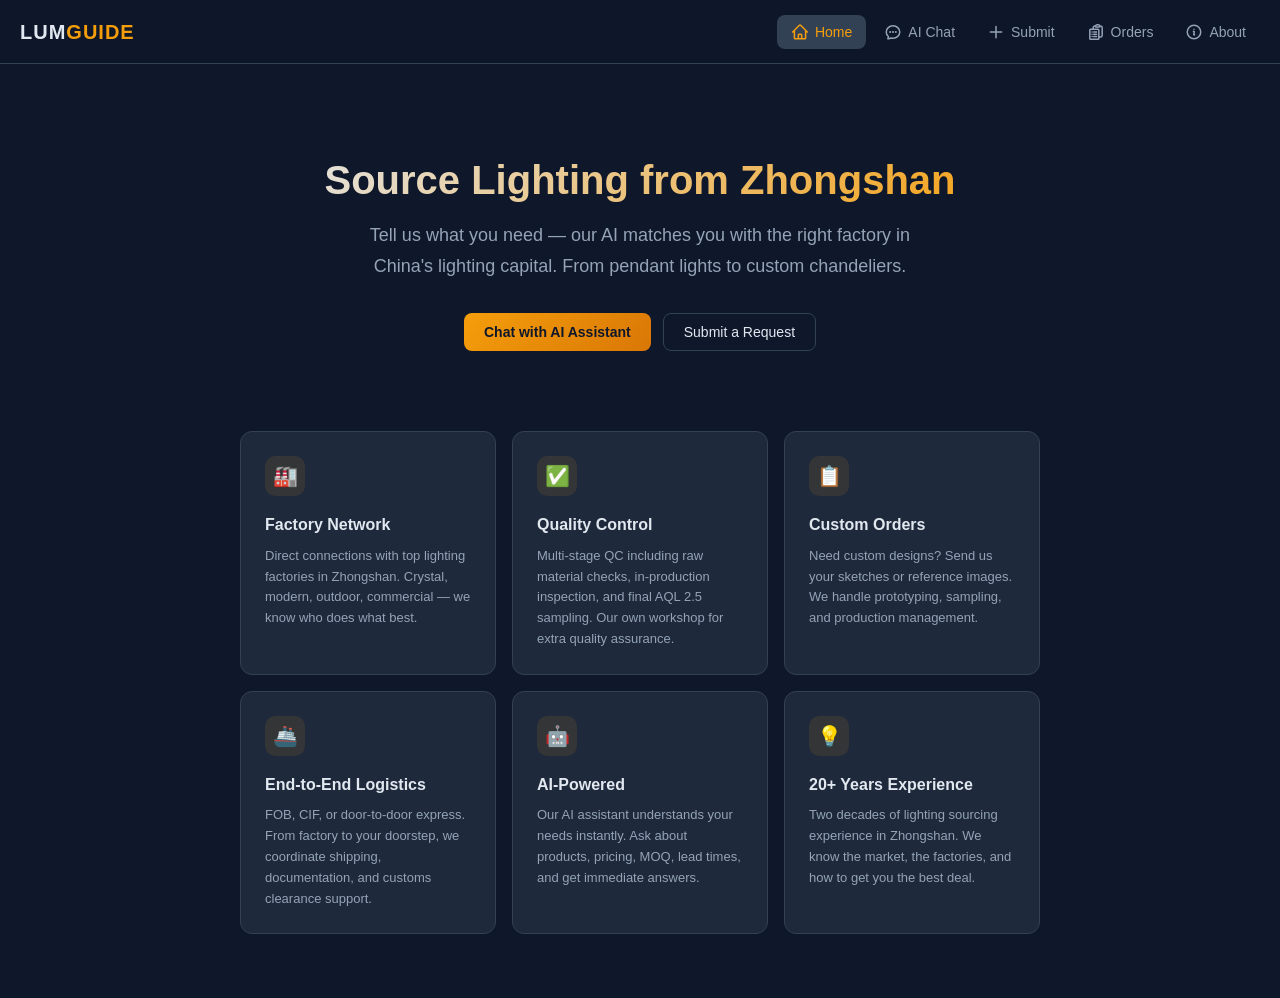
<file: index.html>
<!DOCTYPE html>
<html lang="en">
<head>
  <meta charset="UTF-8">
  <meta name="viewport" content="width=device-width, initial-scale=1.0, viewport-fit=cover">
  <meta name="theme-color" content="#f59e0b">
  <meta name="apple-mobile-web-app-capable" content="yes">
  <meta name="apple-mobile-web-app-status-bar-style" content="black-translucent">
  <meta name="description" content="AI-powered lighting sourcing from Zhongshan, China. Tell us your needs, we match you with the right factory.">
  <meta property="og:title" content="LUMGUIDE - AI Lighting Sourcing">
  <meta property="og:description" content="AI-powered lighting sourcing from Zhongshan, China. Tell us your needs, we match you with the right factory.">
  <meta property="og:image" content="https://lumguide.vercel.app/icons/icon-512.png">
  <meta property="og:url" content="https://lumguide.vercel.app">
  <meta property="og:type" content="website">
  <meta name="twitter:card" content="summary_large_image">
  <meta name="twitter:title" content="LUMGUIDE - AI Lighting Sourcing">
  <meta name="twitter:description" content="AI-powered lighting sourcing from Zhongshan, China.">
  <link rel="manifest" href="manifest.json">
  <link rel="apple-touch-icon" href="icons/icon-192.png">
  <link rel="icon" type="image/svg+xml" href="icons/icon.svg">
  <link rel="icon" type="image/png" sizes="192x192" href="icons/icon-192.png">
  <title>LUMGUIDE — AI Lighting Sourcing</title>
  <script async src="https://www.googletagmanager.com/gtag/js?id=G-ZLEP9N05YS"></script>
  <script>
    window.dataLayer = window.dataLayer || [];
    function gtag(){dataLayer.push(arguments);}
    gtag("js", new Date());
    gtag("config", "G-ZLEP9N05YS");
  </script>
  <link rel="stylesheet" href="css/style.css">
</head>
<body>

  <!-- Header -->
  <header class="header">
    <div class="header-logo">LUM<span>GUIDE</span></div>
    <nav class="header-nav">
      <button class="nav-link nav-home active" data-nav="home">
        <svg xmlns="http://www.w3.org/2000/svg" fill="none" viewBox="0 0 24 24" stroke="currentColor" stroke-width="2"><path stroke-linecap="round" stroke-linejoin="round" d="M2.25 12l8.954-8.955a1.126 1.126 0 011.591 0L21.75 12M4.5 9.75v10.125c0 .621.504 1.125 1.125 1.125H9.75v-4.875c0-.621.504-1.125 1.125-1.125h2.25c.621 0 1.125.504 1.125 1.125V21h4.125c.621 0 1.125-.504 1.125-1.125V9.75M8.25 21h8.25"/></svg>
        Home
      </button>
      <button class="nav-link nav-chat" data-nav="chat">
        <svg xmlns="http://www.w3.org/2000/svg" fill="none" viewBox="0 0 24 24" stroke="currentColor" stroke-width="2"><path stroke-linecap="round" stroke-linejoin="round" d="M8.625 12a.375.375 0 11-.75 0 .375.375 0 01.75 0zm0 0H8.25m4.125 0a.375.375 0 11-.75 0 .375.375 0 01.75 0zm0 0H12m4.125 0a.375.375 0 11-.75 0 .375.375 0 01.75 0zm0 0h-.375M21 12c0 4.556-4.03 8.25-9 8.25a9.764 9.764 0 01-2.555-.337A5.972 5.972 0 015.41 20.97a5.969 5.969 0 01-.474-.065 4.48 4.48 0 00.978-2.025c.09-.457-.133-.901-.467-1.226C3.93 16.178 3 14.189 3 12c0-4.556 4.03-8.25 9-8.25s9 3.694 9 8.25z"/></svg>
        AI Chat
      </button>
      <button class="nav-link nav-submit" data-nav="submit">
        <svg xmlns="http://www.w3.org/2000/svg" fill="none" viewBox="0 0 24 24" stroke="currentColor" stroke-width="2"><path stroke-linecap="round" stroke-linejoin="round" d="M12 4.5v15m7.5-7.5h-15"/></svg>
        Submit
      </button>
      <button class="nav-link nav-orders" data-nav="orders">
        <svg xmlns="http://www.w3.org/2000/svg" fill="none" viewBox="0 0 24 24" stroke="currentColor" stroke-width="2"><path stroke-linecap="round" stroke-linejoin="round" d="M9 12h3.75M9 15h3.75M9 18h3.75m3 .75H18a2.25 2.25 0 002.25-2.25V6.108c0-1.135-.845-2.098-1.976-2.192a48.424 48.424 0 00-1.123-.08m-5.801 0c-.065.21-.1.433-.1.664 0 .414.336.75.75.75h4.5a.75.75 0 00.75-.75 2.25 2.25 0 00-.1-.664m-5.8 0A2.251 2.251 0 0113.5 2.25H15a2.25 2.25 0 012.15 1.586m-5.8 0c-.376.023-.75.05-1.124.08C9.095 4.01 8.25 4.973 8.25 6.108V8.25m0 0H4.875c-.621 0-1.125.504-1.125 1.125v11.25c0 .621.504 1.125 1.125 1.125h9.75c.621 0 1.125-.504 1.125-1.125V9.375c0-.621-.504-1.125-1.125-1.125H8.25zM6.75 12h.008v.008H6.75V12zm0 3h.008v.008H6.75V15zm0 3h.008v.008H6.75V18z"/></svg>
        Orders
      </button>
      <button class="nav-link nav-about" data-nav="about">
        <svg xmlns="http://www.w3.org/2000/svg" fill="none" viewBox="0 0 24 24" stroke="currentColor" stroke-width="2"><path stroke-linecap="round" stroke-linejoin="round" d="M11.25 11.25l.041-.02a.75.75 0 011.063.852l-.708 2.836a.75.75 0 001.063.853l.041-.021M21 12a9 9 0 11-18 0 9 9 0 0118 0zm-9-3.75h.008v.008H12V8.25z"/></svg>
        About
      </button>
    </nav>
  </header>

  <!-- Main Content -->
  <main class="main">

    <!-- Home -->
    <section id="page-home" class="page active">
      <div class="hero">
        <h1>Source Lighting from Zhongshan</h1>
        <p>Tell us what you need — our AI matches you with the right factory in China's lighting capital. From pendant lights to custom chandeliers.</p>
        <div class="cta-buttons">
          <button class="btn-primary" data-nav="chat">Chat with AI Assistant</button>
          <button class="btn-outline" data-nav="submit">Submit a Request</button>
        </div>
      </div>

      <div class="features">
        <div class="feature-card">
          <div class="icon">🏭</div>
          <h3>Factory Network</h3>
          <p>Direct connections with top lighting factories in Zhongshan. Crystal, modern, outdoor, commercial — we know who does what best.</p>
        </div>
        <div class="feature-card">
          <div class="icon">✅</div>
          <h3>Quality Control</h3>
          <p>Multi-stage QC including raw material checks, in-production inspection, and final AQL 2.5 sampling. Our own workshop for extra quality assurance.</p>
        </div>
        <div class="feature-card">
          <div class="icon">📋</div>
          <h3>Custom Orders</h3>
          <p>Need custom designs? Send us your sketches or reference images. We handle prototyping, sampling, and production management.</p>
        </div>
        <div class="feature-card">
          <div class="icon">🚢</div>
          <h3>End-to-End Logistics</h3>
          <p>FOB, CIF, or door-to-door express. From factory to your doorstep, we coordinate shipping, documentation, and customs clearance support.</p>
        </div>
        <div class="feature-card">
          <div class="icon">🤖</div>
          <h3>AI-Powered</h3>
          <p>Our AI assistant understands your needs instantly. Ask about products, pricing, MOQ, lead times, and get immediate answers.</p>
        </div>
        <div class="feature-card">
          <div class="icon">💡</div>
          <h3>20+ Years Experience</h3>
          <p>Two decades of lighting sourcing experience in Zhongshan. We know the market, the factories, and how to get you the best deal.</p>
        </div>
      </div>
    </section>

    <!-- Chat -->
    <section id="page-chat" class="page">
      <div class="page-header">
        <h2>AI Sourcing Assistant</h2>
        <p>Ask about products, pricing, MOQ, or anything sourcing-related.</p>
      </div>
      <div class="chat-container">
        <div class="chat-messages" id="chat-messages"></div>
        <form class="chat-input-area" id="chat-form">
          <input id="chat-input" type="text" placeholder="Ask about lighting sourcing..." autocomplete="off">
          <button type="submit" class="btn-primary" style="padding:10px 16px;min-width:auto">Send</button>
        </form>
      </div>
      <div id="coze-embed-container" style="display:none;flex:1">
        <div id="coze-placeholder" class="coze-placeholder">
          <p>Coze bot will appear here once configured.</p>
        </div>
      </div>
    </section>

    <!-- Submit -->
    <section id="page-submit" class="page">
      <div class="page-header">
        <h2>Submit a Sourcing Request</h2>
        <p>Tell us what you need and we'll match you with the right factory.</p>
      </div>

      <form id="submit-form">
        <div class="form-group">
          <label for="product_type">Product Type *</label>
          <input type="text" id="product_type" name="product_type" required placeholder="e.g. Pendant lights, chandeliers, wall lights">
        </div>

        <div class="form-row">
          <div class="form-group">
            <label for="quantity">Quantity *</label>
            <input type="text" id="quantity" name="quantity" required placeholder="e.g. 200 pcs">
          </div>
          <div class="form-group">
            <label for="budget">Target Budget (per piece)</label>
            <input type="text" id="budget" name="budget" placeholder="e.g. $15-30">
          </div>
        </div>

        <div class="form-group">
          <label for="style">Style</label>
          <input type="text" id="style" name="style" placeholder="e.g. Modern, classic, industrial, minimalist">
        </div>

        <div class="form-group">
          <label for="material">Preferred Material</label>
          <input type="text" id="material" name="material" placeholder="e.g. Metal, glass, acrylic, crystal">
        </div>

        <div class="form-row">
          <div class="form-group">
            <label for="destination">Destination Country *</label>
            <input type="text" id="destination" name="destination" required placeholder="e.g. USA, UK, Australia">
          </div>
          <div class="form-group">
            <label for="certification">Certification Required</label>
            <input type="text" id="certification" name="certification" placeholder="e.g. CE, UL, RoHS">
          </div>
        </div>

        <div class="form-group">
          <label for="timeline">Expected Timeline</label>
          <input type="text" id="timeline" name="timeline" placeholder="e.g. Need delivery by August 2026">
        </div>

        <div class="form-group">
          <label for="description">Detailed Description</label>
          <textarea id="description" name="description" rows="4" placeholder="Describe your requirements, reference any specific designs, dimensions, or special features..."></textarea>
        </div>

        <div class="form-group">
          <label for="contact">Your Email *</label>
          <input type="email" id="contact" name="contact" required placeholder="We'll respond within 24 hours">
        </div>

        <button type="submit" class="btn-primary" style="width:100%;padding:14px">
          Submit Request
        </button>
      </form>
    </section>

    <!-- Orders -->
    <section id="page-orders" class="page">
      <div class="page-header">
        <h2>My Orders</h2>
        <p>Track your sourcing requests and orders.</p>
      </div>
      <div id="orders-list"></div>
    </section>

    <!-- About -->
    <section id="page-about" class="page">
      <div class="page-header">
        <h2>About LUMGUIDE</h2>
      </div>
      <div style="background:var(--bg-card);border:1px solid var(--border);border-radius:var(--radius);padding:24px;line-height:1.8;font-size:14px;color:var(--text-muted)">
        <p style="margin-bottom:16px"><strong style="color:var(--text)">LUMGUIDE</strong> is an AI-powered lighting sourcing platform based in Zhongshan, China — the world's lighting manufacturing capital.</p>
        <p style="margin-bottom:16px">We connect boutique lighting buyers, interior designers, and small importers with verified factories that match their specific needs. Our AI assistant handles initial inquiries 24/7, while our team of experienced sourcing professionals manages the details.</p>
        <p style="margin-bottom:16px">With 20+ years of experience in Zhongshan's lighting industry, we know which factories excel at crystal chandeliers, which specialize in modern minimal designs, and which offer the best value for commercial projects.</p>
        <div style="background:rgba(245,158,11,0.08);border:1px solid rgba(245,158,11,0.3);border-radius:8px;padding:20px 24px;margin-top:20px">
          <div style="display:flex;align-items:center;gap:12px;flex-wrap:wrap">
            <span style="font-size:20px">📧</span>
            <span style="color:var(--gold);font-size:15px;font-weight:600">Contact us</span>
            <span style="color:var(--text);font-size:14px">Email: <strong style="color:var(--gold)">info@lumguide.cc</strong></span>
            <span style="color:var(--text);font-size:14px">WhatsApp: <strong style="color:var(--gold)">+86 135 6061 7760</strong></span>
            <span style="color:var(--text-muted);font-size:13px">Based in Zhongshan, Guangdong, China</span>
          </div>
        </div>
      </div>
    </section>
  </main>

  <!-- Mobile Navigation -->
  <nav class="mobile-nav">
    <div class="mobile-nav-links">
      <button class="mobile-nav-link nav-home active" data-nav="home">
        <svg xmlns="http://www.w3.org/2000/svg" fill="none" viewBox="0 0 24 24" stroke="currentColor" stroke-width="2"><path stroke-linecap="round" stroke-linejoin="round" d="M2.25 12l8.954-8.955a1.126 1.126 0 011.591 0L21.75 12M4.5 9.75v10.125c0 .621.504 1.125 1.125 1.125H9.75v-4.875c0-.621.504-1.125 1.125-1.125h2.25c.621 0 1.125.504 1.125 1.125V21h4.125c.621 0 1.125-.504 1.125-1.125V9.75M8.25 21h8.25"/></svg>
        Home
      </button>
      <button class="mobile-nav-link nav-chat" data-nav="chat">
        <svg xmlns="http://www.w3.org/2000/svg" fill="none" viewBox="0 0 24 24" stroke="currentColor" stroke-width="2"><path stroke-linecap="round" stroke-linejoin="round" d="M8.625 12a.375.375 0 11-.75 0 .375.375 0 01.75 0zm0 0H8.25m4.125 0a.375.375 0 11-.75 0 .375.375 0 01.75 0zm0 0H12m4.125 0a.375.375 0 11-.75 0 .375.375 0 01.75 0zm0 0h-.375M21 12c0 4.556-4.03 8.25-9 8.25a9.764 9.764 0 01-2.555-.337A5.972 5.972 0 015.41 20.97a5.969 5.969 0 01-.474-.065 4.48 4.48 0 00.978-2.025c.09-.457-.133-.901-.467-1.226C3.93 16.178 3 14.189 3 12c0-4.556 4.03-8.25 9-8.25s9 3.694 9 8.25z"/></svg>
        AI Chat
      </button>
      <button class="mobile-nav-link nav-submit" data-nav="submit">
        <svg xmlns="http://www.w3.org/2000/svg" fill="none" viewBox="0 0 24 24" stroke="currentColor" stroke-width="2"><path stroke-linecap="round" stroke-linejoin="round" d="M12 4.5v15m7.5-7.5h-15"/></svg>
        Submit
      </button>
      <button class="mobile-nav-link nav-orders" data-nav="orders">
        <svg xmlns="http://www.w3.org/2000/svg" fill="none" viewBox="0 0 24 24" stroke="currentColor" stroke-width="2"><path stroke-linecap="round" stroke-linejoin="round" d="M9 12h3.75M9 15h3.75M9 18h3.75m3 .75H18a2.25 2.25 0 002.25-2.25V6.108c0-1.135-.845-2.098-1.976-2.192a48.424 48.424 0 00-1.123-.08m-5.801 0c-.065.21-.1.433-.1.664 0 .414.336.75.75.75h4.5a.75.75 0 00.75-.75 2.25 2.25 0 00-.1-.664m-5.8 0A2.251 2.251 0 0113.5 2.25H15a2.25 2.25 0 012.15 1.586m-5.8 0c-.376.023-.75.05-1.124.08C9.095 4.01 8.25 4.973 8.25 6.108V8.25m0 0H4.875c-.621 0-1.125.504-1.125 1.125v11.25c0 .621.504 1.125 1.125 1.125h9.75c.621 0 1.125-.504 1.125-1.125V9.375c0-.621-.504-1.125-1.125-1.125H8.25zM6.75 12h.008v.008H6.75V12zm0 3h.008v.008H6.75V15zm0 3h.008v.008H6.75V18z"/></svg>
        Orders
      </button>
      <button class="mobile-nav-link nav-about" data-nav="about">
        <svg xmlns="http://www.w3.org/2000/svg" fill="none" viewBox="0 0 24 24" stroke="currentColor" stroke-width="2"><path stroke-linecap="round" stroke-linejoin="round" d="M11.25 11.25l.041-.02a.75.75 0 011.063.852l-.708 2.836a.75.75 0 001.063.853l.041-.021M21 12a9 9 0 11-18 0 9 9 0 0118 0zm-9-3.75h.008v.008H12V8.25z"/></svg>
        About
      </button>
    </div>
  </nav>

  <!-- Toast -->
  <div class="toast" id="toast"></div>

  <script src="js/app.js"></script>
</body>
<!-- cache-bust 20260614 -->
</html>

<!-- Trigger redeploy Sat Jun 13 21:56:17 CST 2026 -->
</file>
<file: css/style.css>
:root {
  --navy: #0f172a;
  --navy-light: #1e293b;
  --gold: #f59e0b;
  --gold-light: #fbbf24;
  --gold-dark: #d97706;
  --text: #e2e8f0;
  --text-muted: #94a3b8;
  --bg: #0f172a;
  --bg-card: #1e293b;
  --bg-hover: #334155;
  --border: #334155;
  --success: #22c55e;
  --danger: #ef4444;
  --radius: 12px;
  --radius-sm: 8px;
  --shadow: 0 4px 16px rgba(0, 0, 0, 0.3);
  --font: -apple-system, BlinkMacSystemFont, 'Segoe UI', Roboto, sans-serif;
  --header-h: 64px;
}

* { margin: 0; padding: 0; box-sizing: border-box; }

html, body {
  height: 100%;
  font-family: var(--font);
  background: var(--bg);
  color: var(--text);
  line-height: 1.6;
  -webkit-font-smoothing: antialiased;
}

a { color: var(--gold); text-decoration: none; }
a:hover { color: var(--gold-light); text-decoration: underline; }

button {
  cursor: pointer;
  font-family: var(--font);
  font-size: 14px;
  border: none;
  border-radius: var(--radius-sm);
  padding: 10px 20px;
  transition: all 0.2s;
}

.btn-primary {
  background: linear-gradient(135deg, var(--gold), var(--gold-dark));
  color: #0f172a;
  font-weight: 600;
}
.btn-primary:hover {
  background: linear-gradient(135deg, var(--gold-light), var(--gold));
  transform: translateY(-1px);
  box-shadow: 0 4px 12px rgba(245, 158, 11, 0.3);
}

.btn-outline {
  background: transparent;
  border: 1.5px solid var(--border);
  color: var(--text);
}
.btn-outline:hover {
  border-color: var(--gold);
  color: var(--gold);
}

.btn-ghost {
  background: transparent;
  color: var(--text-muted);
  padding: 8px 14px;
}
.btn-ghost:hover {
  background: var(--bg-hover);
  color: var(--text);
}

input, textarea, select {
  font-family: var(--font);
  font-size: 14px;
  background: var(--bg);
  border: 1.5px solid var(--border);
  border-radius: var(--radius-sm);
  color: var(--text);
  padding: 10px 14px;
  width: 100%;
  transition: border-color 0.2s;
  outline: none;
}
input:focus, textarea:focus, select:focus {
  border-color: var(--gold);
}

label {
  display: block;
  font-size: 13px;
  font-weight: 500;
  color: var(--text-muted);
  margin-bottom: 6px;
}

/* Header / Nav */
.header {
  position: fixed;
  top: 0;
  left: 0;
  right: 0;
  height: var(--header-h);
  background: rgba(15, 23, 42, 0.95);
  backdrop-filter: blur(12px);
  border-bottom: 1px solid var(--border);
  display: flex;
  align-items: center;
  justify-content: space-between;
  padding: 0 20px;
  z-index: 100;
}

.header-logo {
  font-size: 20px;
  font-weight: 700;
  color: var(--text);
  letter-spacing: 1px;
}
.header-logo span {
  color: var(--gold);
}

.header-nav {
  display: flex;
  gap: 4px;
}
.header-nav .nav-link {
  display: flex;
  align-items: center;
  gap: 6px;
  padding: 8px 14px;
  border-radius: var(--radius-sm);
  color: var(--text-muted);
  font-size: 14px;
  transition: all 0.2s;
  cursor: pointer;
  background: none;
  border: none;
  font-family: var(--font);
}
.header-nav .nav-link:hover,
.header-nav .nav-link.active {
  background: var(--bg-hover);
  color: var(--text);
}
.header-nav .nav-link.active {
  color: var(--gold);
}

.header-nav .nav-link svg {
  width: 18px;
  height: 18px;
}

/* Main */
.main {
  margin-top: var(--header-h); overflow-y: auto;
  padding: 24px 20px;
}

.page {
  display: none;
  max-width: 800px;
  margin: 0 auto;
}
.page.active { display: block; }

/* Hero */
.hero {
  text-align: center;
  padding: 60px 0 40px;
}
.hero h1 {
  font-size: 40px;
  font-weight: 800;
  line-height: 1.2;
  margin-bottom: 16px;
  background: linear-gradient(135deg, var(--text), var(--gold));
  -webkit-background-clip: text;
  -webkit-text-fill-color: transparent;
  background-clip: text;
}
.hero p {
  font-size: 18px;
  color: var(--text-muted);
  max-width: 560px;
  margin: 0 auto 32px;
  line-height: 1.7;
}
.hero .cta-buttons {
  display: flex;
  gap: 12px;
  justify-content: center;
  flex-wrap: wrap;
}

/* Features */
.features {
  display: grid;
  grid-template-columns: repeat(auto-fit, minmax(220px, 1fr));
  gap: 16px;
  margin: 40px 0;
}
.feature-card {
  background: var(--bg-card);
  border: 1px solid var(--border);
  border-radius: var(--radius);
  padding: 24px;
  transition: all 0.2s;
}
.feature-card:hover {
  border-color: var(--gold);
  transform: translateY(-2px);
}
.feature-card .icon {
  width: 40px;
  height: 40px;
  background: rgba(245, 158, 11, 0.1);
  border-radius: 10px;
  display: flex;
  align-items: center;
  justify-content: center;
  margin-bottom: 16px;
  font-size: 20px;
}
.feature-card h3 {
  font-size: 16px;
  font-weight: 600;
  margin-bottom: 8px;
}
.feature-card p {
  font-size: 13px;
  color: var(--text-muted);
  line-height: 1.6;
}

/* Page header */
.page-header {
  margin-bottom: 24px;
}
.page-header h2 {
  font-size: 24px;
  font-weight: 700;
}
.page-header p {
  color: var(--text-muted);
  margin-top: 4px;
}

/* Form */
.form-group {
  margin-bottom: 20px;
}
.form-row {
  display: grid;
  grid-template-columns: 1fr 1fr;
  gap: 16px;
}

/* Chat Page */
.chat-page {
  display: flex;
  flex-direction: column;
  height: calc(100vh - var(--header-h) - 48px);
  padding-top: 0;
  max-width: 100%;
}
.chat-page .page-header {
  flex-shrink: 0;
  margin-bottom: 16px;
}
.chat-container {
  flex: 1;
  background: var(--bg-card);
  border: 1px solid var(--border);
  border-radius: var(--radius);
  overflow: hidden;
  display: flex;
  flex-direction: column;
}
.chat-messages {
  flex: 1;
  overflow-y: auto;
  padding: 20px;
  display: flex;
  flex-direction: column;
  gap: 12px;
}
.chat-message {
  max-width: 80%;
  padding: 12px 16px;
  border-radius: 12px;
  font-size: 14px;
  line-height: 1.5;
}
.chat-message.bot {
  align-self: flex-start;
  background: var(--bg-hover);
  border-bottom-left-radius: 4px;
}
.chat-message.user {
  align-self: flex-end;
  background: linear-gradient(135deg, var(--gold), var(--gold-dark));
  color: #0f172a;
  border-bottom-right-radius: 4px;
  font-weight: 500;
}
.chat-input-area {
  display: flex;
  gap: 8px;
  padding: 12px 16px;
  border-top: 1px solid var(--border);
  background: var(--navy-light);
}
.chat-input-area input {
  flex: 1;
  background: var(--bg);
  border: 1px solid var(--border);
  border-radius: var(--radius-sm);
  padding: 10px 14px;
  color: var(--text);
  font-size: 14px;
}
.chat-input-area input:focus {
  border-color: var(--gold);
  outline: none;
}

/* Orders */
.orders-empty {
  text-align: center;
  padding: 80px 20px;
  color: var(--text-muted);
}
.orders-empty svg {
  width: 48px;
  height: 48px;
  margin-bottom: 16px;
  opacity: 0.4;
}
.orders-empty h3 {
  font-size: 18px;
  margin-bottom: 8px;
  color: var(--text);
}

/* Mobile nav */
.mobile-nav {
  display: none;
  position: fixed;
  bottom: 0;
  left: 0;
  right: 0;
  background: rgba(15, 23, 42, 0.97);
  backdrop-filter: blur(12px);
  border-top: 1px solid var(--border);
  padding: 8px 0 env(safe-area-inset-bottom);
  z-index: 100;
}
.mobile-nav-links {
  display: flex;
  justify-content: space-around;
}
.mobile-nav-link {
  display: flex;
  flex-direction: column;
  align-items: center;
  gap: 2px;
  padding: 6px 12px;
  background: none;
  border: none;
  color: var(--text-muted);
  font-size: 10px;
  font-family: var(--font);
  cursor: pointer;
  transition: color 0.2s;
}
.mobile-nav-link.active {
  color: var(--gold);
}
.mobile-nav-link svg {
  width: 22px;
  height: 22px;
}

/* Coze Bot Embed Container */
.coze-embed {
  display: none;
  flex: 1;
  border: none;
}
.coze-embed.active {
  display: block;
}

.coze-placeholder {
  display: flex;
  flex-direction: column;
  align-items: center;
  justify-content: center;
  flex: 1;
  padding: 40px;
  text-align: center;
  color: var(--text-muted);
}
.coze-placeholder.hidden {
  display: none;
}

/* Toast / Notifications */
.toast {
  position: fixed;
  bottom: 80px;
  left: 50%;
  transform: translateX(-50%);
  background: var(--bg-card);
  border: 1px solid var(--border);
  border-radius: var(--radius-sm);
  padding: 12px 20px;
  font-size: 14px;
  box-shadow: var(--shadow);
  z-index: 200;
  opacity: 0;
  transition: opacity 0.3s;
  pointer-events: none;
}
.toast.show {
  opacity: 1;
}

/* Typing indicator */
.typing-dots {
  display: flex;
  gap: 4px;
  padding: 4px 0;
}
.typing-dots span {
  width: 6px;
  height: 6px;
  background: var(--text-muted);
  border-radius: 50%;
  animation: typing 1.4s infinite;
}
.typing-dots span:nth-child(2) { animation-delay: 0.2s; }
.typing-dots span:nth-child(3) { animation-delay: 0.4s; }

@keyframes typing {
  0%, 60%, 100% { opacity: 0.3; transform: translateY(0); }
  30% { opacity: 1; transform: translateY(-4px); }
}

/* Responsive */
@media (max-width: 768px) {
  .header-nav { display: none; }
  .mobile-nav { display: block; }
  .main { padding-bottom: 80px; }
  .hero h1 { font-size: 28px; }
  .hero p { font-size: 16px; }
  .form-row { grid-template-columns: 1fr; }
  .features { grid-template-columns: 1fr; }
  .chat-message { max-width: 90%; }
  .page-header h2 { font-size: 20px; }
}

@media (min-width: 769px) {
  .main { padding-top: 32px; }
}
</file>
